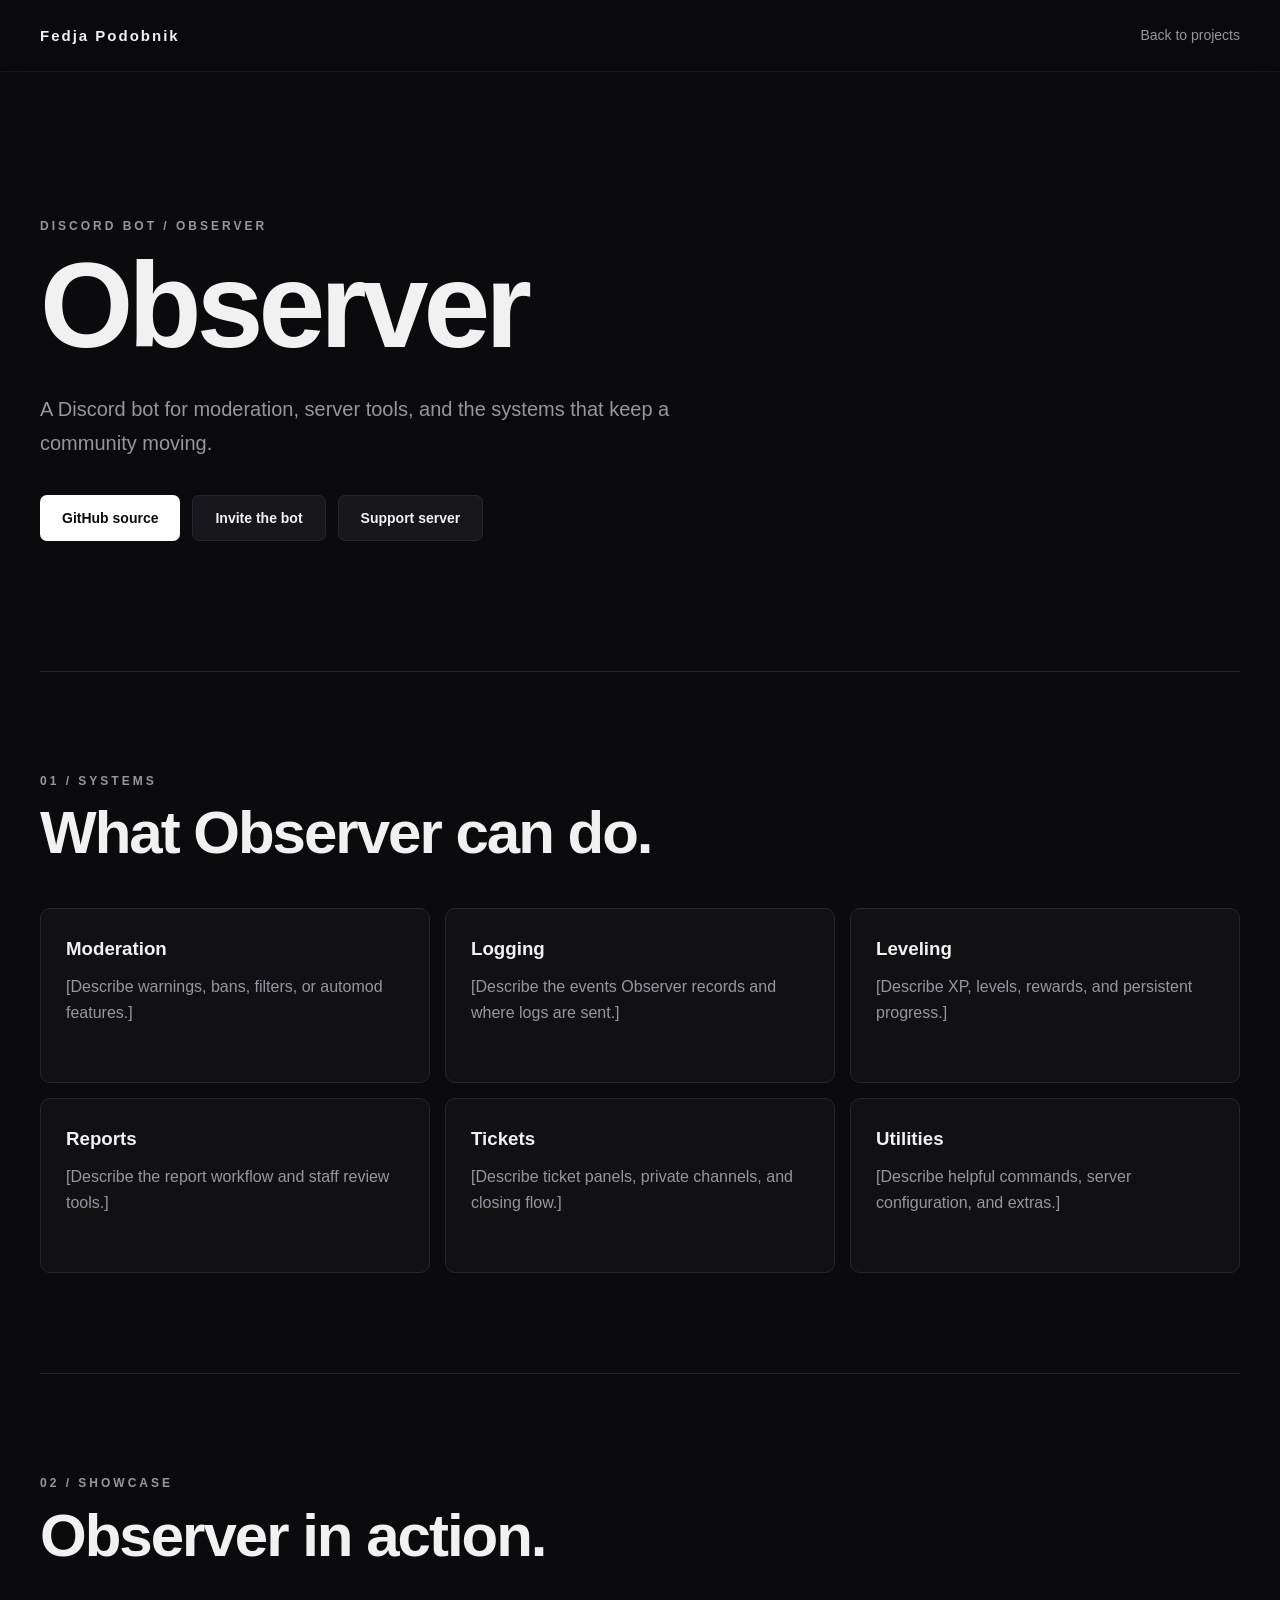
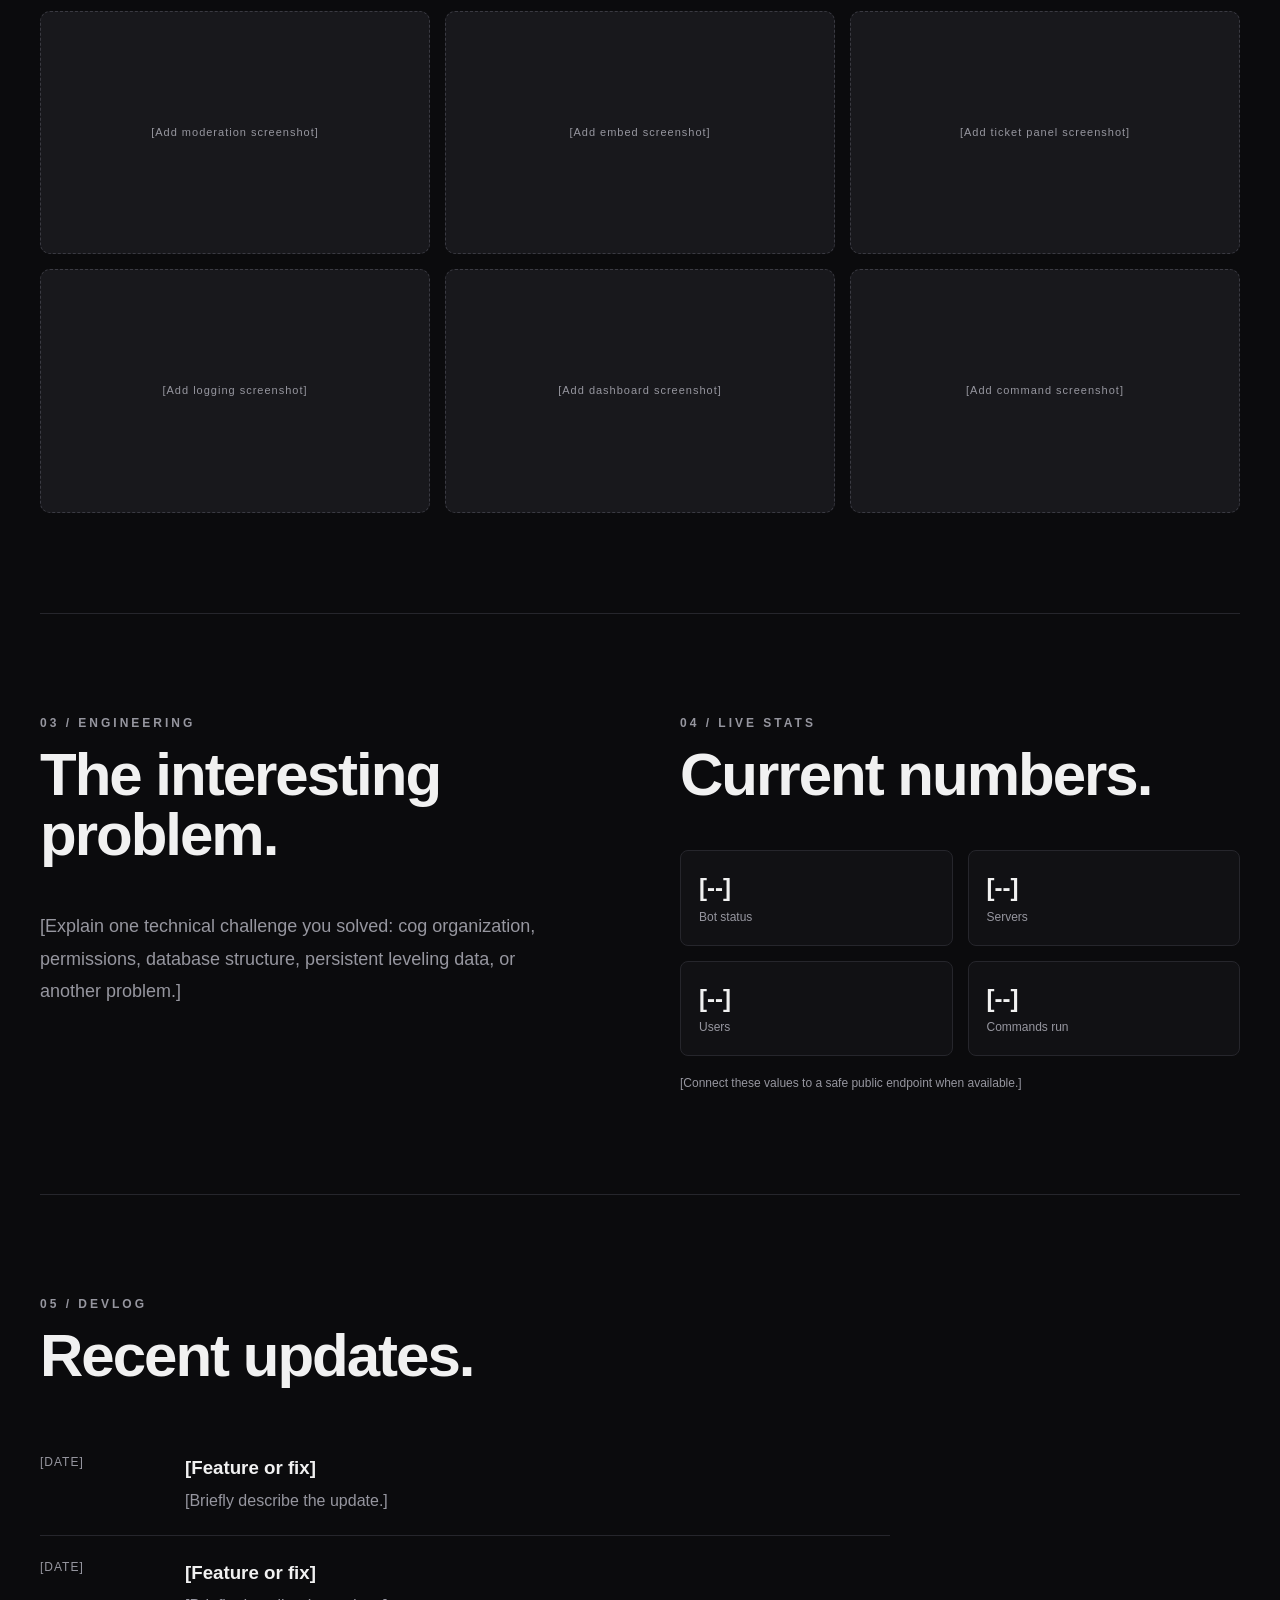
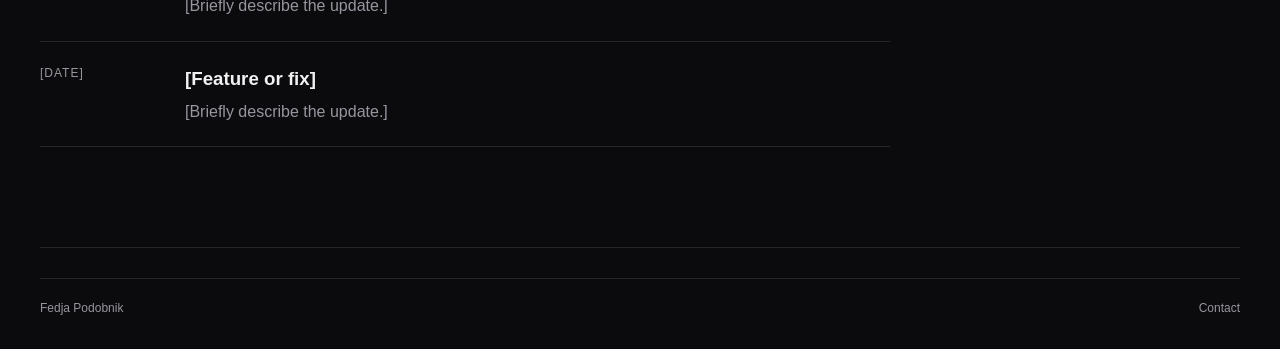
<file: observer.html>
<!DOCTYPE html>
<html lang="en">
<head>
    <meta charset="UTF-8">
    <meta name="viewport" content="width=device-width, initial-scale=1.0">

    <title>Observer | Fedja Podobnik</title>

    <link rel="stylesheet" href="style.css">
    <link rel="stylesheet" href="observer.css">
</head>

<body>

    <header class="navbar">
        <a href="index.html#home" class="nav-logo">Fedja Podobnik</a>
        <a href="index.html#projects" class="back-link">Back to projects</a>
    </header>

    <main class="observer-page">

        <section class="observer-hero">
            <p class="section-label">DISCORD BOT / OBSERVER</p>
            <h1>Observer</h1>
            <p class="observer-lead">
                A Discord bot for moderation, server tools, and the systems that
                keep a community moving.
            </p>
            <div class="observer-actions">
                <a href="https://github.com/blurock2/Observer-cogs" target="_blank" rel="noopener noreferrer" class="button primary-button">GitHub source</a>
                <a href="https://discord.com/oauth2/authorize?client_id=1292081003761897503" target="_blank" rel="noopener noreferrer" class="button secondary-button">Invite the bot</a>
                <a href="https://discord.gg/tccYb2XSxR" target="_blank" rel="noopener noreferrer" class="button secondary-button">Support server</a>
            </div>
        </section>

        <section class="observer-section">
            <div class="section-heading">
                <p class="section-label">01 / SYSTEMS</p>
                <h2>What Observer can do.</h2>
            </div>

            <div class="system-grid">
                <article class="system-item"><h3>Moderation</h3><p>[Describe warnings, bans, filters, or automod features.]</p></article>
                <article class="system-item"><h3>Logging</h3><p>[Describe the events Observer records and where logs are sent.]</p></article>
                <article class="system-item"><h3>Leveling</h3><p>[Describe XP, levels, rewards, and persistent progress.]</p></article>
                <article class="system-item"><h3>Reports</h3><p>[Describe the report workflow and staff review tools.]</p></article>
                <article class="system-item"><h3>Tickets</h3><p>[Describe ticket panels, private channels, and closing flow.]</p></article>
                <article class="system-item"><h3>Utilities</h3><p>[Describe helpful commands, server configuration, and extras.]</p></article>
            </div>
        </section>

        <section class="observer-section">
            <div class="section-heading">
                <p class="section-label">02 / SHOWCASE</p>
                <h2>Observer in action.</h2>
            </div>

            <div class="showcase-grid">
                <div class="showcase-placeholder"><span>[Add moderation screenshot]</span></div>
                <div class="showcase-placeholder"><span>[Add embed screenshot]</span></div>
                <div class="showcase-placeholder"><span>[Add ticket panel screenshot]</span></div>
                <div class="showcase-placeholder"><span>[Add logging screenshot]</span></div>
                <div class="showcase-placeholder"><span>[Add dashboard screenshot]</span></div>
                <div class="showcase-placeholder"><span>[Add command screenshot]</span></div>
            </div>
        </section>

        <section class="observer-section observer-two-column">
            <div>
                <div class="section-heading">
                    <p class="section-label">03 / ENGINEERING</p>
                    <h2>The interesting problem.</h2>
                </div>
                <p class="observer-copy">[Explain one technical challenge you solved: cog organization, permissions, database structure, persistent leveling data, or another problem.]</p>
            </div>

            <div>
                <div class="section-heading">
                    <p class="section-label">04 / LIVE STATS</p>
                    <h2>Current numbers.</h2>
                </div>
                <div class="stats-grid">
                    <div class="stat-item"><strong>[--]</strong><span>Bot status</span></div>
                    <div class="stat-item"><strong>[--]</strong><span>Servers</span></div>
                    <div class="stat-item"><strong>[--]</strong><span>Users</span></div>
                    <div class="stat-item"><strong>[--]</strong><span>Commands run</span></div>
                </div>
                <p class="stats-note">[Connect these values to a safe public endpoint when available.]</p>
            </div>
        </section>

        <section class="observer-section">
            <div class="section-heading">
                <p class="section-label">05 / DEVLOG</p>
                <h2>Recent updates.</h2>
            </div>

            <div class="changelog">
                <article class="changelog-item"><time datetime="2026-01-01">[DATE]</time><div><h3>[Feature or fix]</h3><p>[Briefly describe the update.]</p></div></article>
                <article class="changelog-item"><time datetime="2026-01-01">[DATE]</time><div><h3>[Feature or fix]</h3><p>[Briefly describe the update.]</p></div></article>
                <article class="changelog-item"><time datetime="2026-01-01">[DATE]</time><div><h3>[Feature or fix]</h3><p>[Briefly describe the update.]</p></div></article>
            </div>
        </section>

    </main>

    <footer class="footer observer-footer">
        <div class="footer-bottom">
            <p><a href="index.html">Fedja Podobnik</a></p>
            <a href="index.html#contact">Contact</a>
        </div>
    </footer>

</body>
</html>
</file>
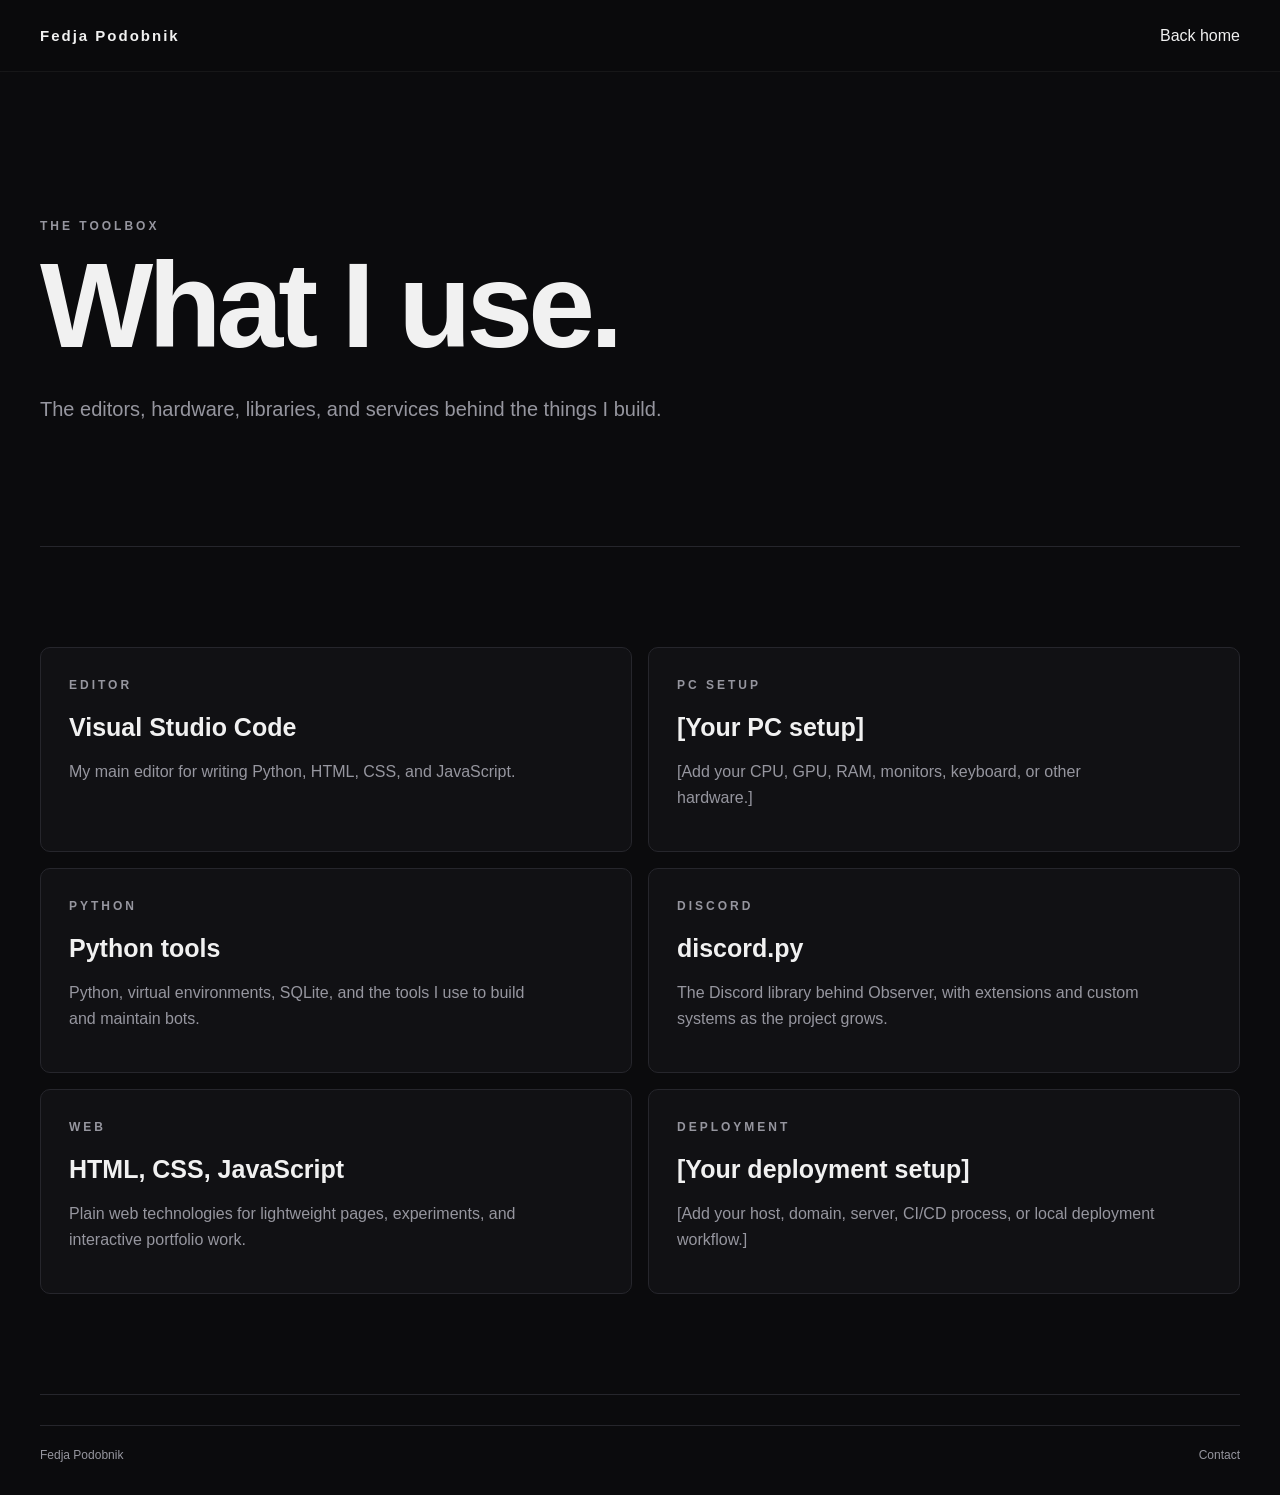
<file: uses.html>
<!DOCTYPE html>
<html lang="en">
<head>
    <meta charset="UTF-8">
    <meta name="viewport" content="width=device-width, initial-scale=1.0">

    <title>Uses | Fedja Podobnik</title>

    <link rel="stylesheet" href="style.css">
    <link rel="stylesheet" href="uses.css">
</head>

<body>

    <header class="navbar">
        <a href="index.html#home" class="nav-logo">Fedja Podobnik</a>
        <a href="index.html#home" class="back-link">Back home</a>
    </header>

    <main class="uses-page">
        <section class="uses-hero">
            <p class="section-label">THE TOOLBOX</p>
            <h1>What I use.</h1>
            <p class="uses-lead">The editors, hardware, libraries, and services behind the things I build.</p>
        </section>

        <section class="uses-section">
            <div class="uses-grid">
                <article class="uses-item">
                    <p class="section-label">EDITOR</p>
                    <h2>Visual Studio Code</h2>
                    <p>My main editor for writing Python, HTML, CSS, and JavaScript.</p>
                </article>
                <article class="uses-item">
                    <p class="section-label">PC SETUP</p>
                    <h2>[Your PC setup]</h2>
                    <p>[Add your CPU, GPU, RAM, monitors, keyboard, or other hardware.]</p>
                </article>
                <article class="uses-item">
                    <p class="section-label">PYTHON</p>
                    <h2>Python tools</h2>
                    <p>Python, virtual environments, SQLite, and the tools I use to build and maintain bots.</p>
                </article>
                <article class="uses-item">
                    <p class="section-label">DISCORD</p>
                    <h2>discord.py</h2>
                    <p>The Discord library behind Observer, with extensions and custom systems as the project grows.</p>
                </article>
                <article class="uses-item">
                    <p class="section-label">WEB</p>
                    <h2>HTML, CSS, JavaScript</h2>
                    <p>Plain web technologies for lightweight pages, experiments, and interactive portfolio work.</p>
                </article>
                <article class="uses-item">
                    <p class="section-label">DEPLOYMENT</p>
                    <h2>[Your deployment setup]</h2>
                    <p>[Add your host, domain, server, CI/CD process, or local deployment workflow.]</p>
                </article>
            </div>
        </section>
    </main>

    <footer class="footer uses-footer">
        <div class="footer-bottom">
            <p><a href="index.html">Fedja Podobnik</a></p>
            <a href="index.html#contact">Contact</a>
        </div>
    </footer>

</body>
</html>
</file>
<file: style.css>
/* ======================================== Reset */

* {
    margin: 0;
    padding: 0;
    box-sizing: border-box;
}

html {
    scroll-behavior: smooth;
}

body {
    font-family: Arial, Helvetica, sans-serif;
    background: #0b0b0d;
    color: #f1f1f1;
    line-height: 1.6;
}


/* ======================================== Variables */

:root {
    --background: #0b0b0d;
    --surface: #111114;
    --surface-light: #18181c;
    --border: #26262c;

    --text: #f1f1f1;
    --text-muted: #96969f;

    --accent: #ffffff;
    --hover-accent: #96edf1;

    --max-width: 1200px;
}


/* ======================================== General thing*/

a {
    color: inherit;
    text-decoration: none;
}

section {
    scroll-margin-top: 100px;
}

.section {
    width: min(var(--max-width), calc(100% - 40px));
    margin: 0 auto;
    padding: 120px 0;
}


/* ======================================== Navigation */

.navbar {
    position: fixed;
    top: 0;
    left: 0;

    width: 100%;
    height: 72px;

    display: flex;
    align-items: center;
    justify-content: space-between;

    padding: 0 40px;

    background: rgba(11, 11, 13, 0.8);
    backdrop-filter: blur(15px);

    border-bottom: 1px solid rgba(255, 255, 255, 0.05);

    z-index: 1000;
}

.nav-logo {
    font-size: 15px;
    font-weight: 700;
    letter-spacing: 2px;
}

.nav-links {
    display: flex;
    gap: 28px;
}

.nav-links a {
    color: var(--text-muted);
    font-size: 14px;

    transition:
        color 0.2s ease;
}

.nav-links a:hover {
    color: var(--hover-accent);
}


/* ======================================== Hero (good song btw) */

.hero {
    min-height: 100vh;

    display: flex;
    align-items: center;

    width: min(var(--max-width), calc(100% - 40px));
    margin: 0 auto;

    padding-top: 72px;
}

.hero-content {
    max-width: 800px;
}

.hero-small {
    color: var(--text-muted);

    font-size: 13px;
    font-weight: 700;

    letter-spacing: 4px;

    margin-bottom: 18px;
}

.hero h1 {
    font-size: clamp(60px, 10vw, 120px);
    line-height: 0.95;

    letter-spacing: -5px;

    margin-bottom: 30px;
}

.hero-description {
    max-width: 650px;

    color: var(--text-muted);

    font-size: 19px;
    line-height: 1.7;

    margin-bottom: 35px;
}


/* ======================================== Big pushy buttons */

.hero-buttons {
    display: flex;
    gap: 12px;
    flex-wrap: wrap;
}

.button {
    display: inline-flex;

    align-items: center;
    justify-content: center;

    min-height: 46px;

    padding: 0 22px;

    border-radius: 7px;

    font-size: 14px;
    font-weight: 600;

    transition:
        transform 0.2s ease,
        opacity 0.2s ease;
}

.button:hover {
    transform: translateY(-2px);
    box-shadow: 0 0 18px rgba(150, 237, 241, 0.1);
}

.primary-button {
    background: var(--accent);
    color: #0b0b0d;
}

.secondary-button {
    background: var(--surface-light);
    border: 1px solid var(--border);
}


/* ======================================== Section Headings */

.section-heading {
    margin-bottom: 55px;
}

.section-label {
    color: var(--text-muted);

    font-size: 12px;
    font-weight: 700;

    letter-spacing: 3px;

    margin-bottom: 12px;
}

.section-heading h2 {
    font-size: clamp(35px, 5vw, 60px);
    line-height: 1;

    letter-spacing: -2px;
}


/* ========================================  About */

.about-content {
    display: grid;
    grid-template-columns: 1fr 350px;

    gap: 80px;

    align-items: center;
}

.about-text {
    max-width: 650px;
}

.about-text p {
    color: var(--text-muted);

    font-size: 18px;
    line-height: 1.8;

    margin-bottom: 20px;
}

.about-placeholder {
    height: 350px;

    display: flex;
    align-items: center;
    justify-content: center;

    background: var(--surface);

    border: 1px solid var(--border);
    border-radius: 12px;

    color: var(--text-muted);

    font-size: 11px;
    letter-spacing: 2px;
}

.profile-avatar {
    display: none;

    width: 100%;
    height: 100%;

    object-fit: cover;
    border-radius: 11px;
}

.profile-avatar.is-visible {
    display: block;
}


/* ======================================== Projects */

.projects-grid {
    display: grid;

    grid-template-columns:
        repeat(3, 1fr);

    gap: 20px;
}

.project-card {
    overflow: hidden;

    background: var(--surface);

    border: 1px solid var(--border);
    border-radius: 12px;

    transition:
        transform 0.25s ease,
        border-color 0.25s ease;
}

.project-card-link {
    display: block;
}

.project-card:hover {
    transform: translateY(-5px);
    border-color: var(--hover-accent);
}

.project-card-link:hover h3 {
    color: var(--hover-accent);
}

.project-image {
    height: 220px;

    display: flex;
    align-items: center;
    justify-content: center;

    background: var(--surface-light);

    color: var(--text-muted);

    font-size: 11px;
    letter-spacing: 2px;
}

.project-image img {
    width: 100%;
    height: 100%;

    object-fit: cover;
}

.project-content {
    padding: 25px;
}

.project-type {
    color: var(--text-muted);

    font-size: 10px;
    font-weight: 700;

    letter-spacing: 2px;

    margin-bottom: 8px;
}

.project-content h3 {
    font-size: 25px;
    margin-bottom: 12px;
}

.project-content p {
    color: var(--text-muted);
}

.project-status {
    color: var(--text-muted);

    font-size: 10px;
    font-weight: 700;
    letter-spacing: 1px;

    margin-bottom: 12px;
}


/* ======================================== Skill (issues)*/

.skills-grid {
    display: grid;

    grid-template-columns:
        repeat(4, 1fr);

    gap: 15px;
}

.skill-card {
    padding: 25px;

    background: var(--surface);

    border: 1px solid var(--border);
    border-radius: 10px;

    transition:
        transform 0.25s ease,
        border-color 0.25s ease;
}

.skill-card:hover {
    transform: translateY(-5px);
    border-color: var(--hover-accent);
}

.skill-card h3 {
    margin-bottom: 10px;
}

.skill-card p {
    color: var(--text-muted);
    font-size: 14px;
}


/* ======================================== Bugcord */

.discord-container {
    display: grid;

    grid-template-columns:
        1fr 1fr;

    gap: 25px;
}

.discord-info,
.discord-widget {
    padding: 35px;

    background: var(--surface);

    border: 1px solid var(--border);
    border-radius: 12px;
}

.discord-status {
    display: flex;
    align-items: center;

    gap: 9px;

    color: var(--text-muted);

    font-size: 12px;

    margin-bottom: 25px;
}

.status-dot {
    width: 8px;
    height: 8px;

    border-radius: 50%;

    background: #3ba55d;
}

.discord-info h3 {
    font-size: 30px;
    margin-bottom: 12px;
}

.discord-info p {
    color: var(--text-muted);

    max-width: 450px;

    margin-bottom: 25px;
}

.widget-header {
    display: flex;
    flex-direction: column;

    gap: 5px;

    padding-bottom: 20px;

    border-bottom: 1px solid var(--border);

    margin-bottom: 20px;
}

.widget-header span {
    color: var(--text-muted);

    font-size: 10px;
    letter-spacing: 2px;
}

.widget-header strong {
    font-size: 20px;
}

.discord-members {
    display: flex;
    flex-direction: column;

    gap: 12px;
}

.discord-member {
    display: flex;
    align-items: center;

    gap: 12px;
}

.discord-avatar {
    width: 38px;
    height: 38px;

    border-radius: 50%;

    object-fit: cover;
}

.discord-member-name {
    font-size: 14px;
}

.discord-member-status {
    color: var(--text-muted);

    font-size: 11px;
}

.loading {
    color: var(--text-muted);
}


/* ======================================== Contact*/

.contact-section {
    padding-bottom: 160px;
}

.contact-description {
    color: var(--text-muted);

    font-size: 18px;

    margin-bottom: 30px;
}

.contact-links {
    display: flex;
    flex-wrap: wrap;

    gap: 12px;
}

.contact-links a {
    padding: 12px 18px;

    background: var(--surface);

    border: 1px solid var(--border);
    border-radius: 7px;

    font-size: 14px;

    transition:
        background 0.2s ease,
        transform 0.2s ease;
}

.contact-links a:hover {
    background: var(--surface-light);
    transform: translateY(-2px);
    border-color: var(--hover-accent);
    color: var(--hover-accent);
}


/* ======================================== Footer */

.footer {
    width: min(var(--max-width), calc(100% - 40px));

    margin: 0 auto;

    padding: 55px 0 30px;

    border-top: 1px solid var(--border);

    color: var(--text-muted);

    font-size: 12px;
}

.footer-intro {
    margin-bottom: 40px;
}

.footer-profile {
    display: flex;
    align-items: center;
    gap: 12px;

    margin-bottom: 8px;
}

.footer-avatar {
    display: none;

    width: 32px;
    height: 32px;

    object-fit: cover;
    border-radius: 50%;
}

.footer-avatar.is-visible {
    display: block;
}

.footer-name {
    display: inline-block;

    color: var(--text);

    font-size: 18px;
    font-weight: 700;

}

.footer-intro p {
    font-size: 14px;
}

.footer-links {
    display: flex;
    gap: 100px;

    margin-bottom: 55px;
}

.footer-column {
    display: flex;
    flex-direction: column;
    gap: 9px;
}

.footer-column h3 {
    color: var(--text);
    font-size: 13px;
    margin-bottom: 4px;
}

.footer-column a,
.footer-bottom a {
    transition: color 0.2s ease;
}

.footer-column a:hover,
.footer-bottom a:hover {
    color: var(--hover-accent);
}

.footer-bottom {
    display: flex;
    justify-content: space-between;

    padding-top: 20px;

    border-top: 1px solid var(--border);
}

.easter-egg {
    position: fixed;
    inset: 0;
    z-index: 2000;
    display: grid;
    place-items: center;
    padding: 20px;
    background: rgba(11, 11, 13, 0.78);
    opacity: 0;
    pointer-events: none;
    transition: opacity 0.2s ease;
}

.easter-egg.is-open {
    opacity: 1;
    pointer-events: auto;
}

.terminal-window {
    width: min(560px, 100%);
    overflow: hidden;
    background: #08090b;
    border: 1px solid var(--hover-accent);
    border-radius: 8px;
    box-shadow: 0 0 35px rgba(150, 237, 241, 0.2);
    font-family: "Courier New", monospace;
}

.terminal-header {
    display: flex;
    justify-content: space-between;
    padding: 12px 16px;
    color: var(--hover-accent);
    background: #101419;
    font-size: 12px;
}

.terminal-close {
    border: 0;
    background: transparent;
    color: var(--text-muted);
    font: inherit;
    cursor: pointer;
}

.terminal-close:hover {
    color: var(--hover-accent);
}

.terminal-body {
    padding: 24px;
    color: var(--text);
    font-size: 13px;
    line-height: 1.8;
}

.terminal-prompt,
.terminal-cursor {
    color: var(--hover-accent);
}

.terminal-output {
    color: var(--text-muted);
    margin-bottom: 10px;
}


/* ======================================== Responsive (i hope) */

@media (max-width: 900px) {

    .projects-grid {
        grid-template-columns: 1fr 1fr;
    }

    .skills-grid {
        grid-template-columns: 1fr 1fr;
    }

    .about-content {
        grid-template-columns: 1fr;
    }

    .about-placeholder {
        max-width: 350px;
    }

    .discord-container {
        grid-template-columns: 1fr;
    }

}


@media (max-width: 650px) {

    .navbar {
        padding: 0 20px;
    }

    .nav-links {
        display: none;
    }

    .section {
        padding: 80px 0;
    }

    .hero h1 {
        letter-spacing: -3px;
    }

    .projects-grid,
    .skills-grid {
        grid-template-columns: 1fr;
    }

    .footer {
        flex-direction: column;
        gap: 8px;
    }

    .footer-links {
        gap: 70px;
    }

    .footer-bottom {
        align-items: flex-start;
        flex-direction: column;
        gap: 8px;
    }

}
</file>
<file: observer.css>
/* ======================================== Observer page */

.observer-page {
    width: min(var(--max-width), calc(100% - 40px));
    margin: 0 auto;
    padding-top: 72px;
}

.back-link {
    color: var(--text-muted);
    font-size: 14px;
}

.back-link:hover {
    color: var(--hover-accent);
}

.observer-hero {
    padding: 145px 0 130px;
    max-width: 820px;
}

.observer-hero h1 {
    font-size: clamp(60px, 10vw, 120px);
    line-height: 0.95;
    letter-spacing: -5px;
    margin-bottom: 30px;
}

.observer-hero h1:hover,
.system-item h3:hover,
.changelog-item h3:hover {
    color: var(--hover-accent);
}

.observer-lead {
    max-width: 650px;
    color: var(--text-muted);
    font-size: 20px;
    line-height: 1.7;
    margin-bottom: 35px;
}

.observer-actions {
    display: flex;
    flex-wrap: wrap;
    gap: 12px;
}

.observer-section {
    padding: 100px 0;
    border-top: 1px solid var(--border);
}

.observer-section .section-heading {
    margin-bottom: 45px;
}

.system-grid,
.showcase-grid,
.stats-grid {
    display: grid;
    gap: 15px;
}

.system-grid {
    grid-template-columns: repeat(3, 1fr);
}

.system-item {
    min-height: 175px;
    padding: 25px;
    background: var(--surface);
    border: 1px solid var(--border);
    border-radius: 10px;
}

.system-item h3 {
    margin-bottom: 10px;
}

.system-item p,
.observer-copy,
.stats-note,
.changelog-item p {
    color: var(--text-muted);
}

.showcase-grid {
    grid-template-columns: repeat(3, 1fr);
}

.showcase-placeholder {
    aspect-ratio: 16 / 10;
    display: flex;
    align-items: center;
    justify-content: center;
    padding: 20px;
    background: var(--surface-light);
    border: 1px dashed #3a3a42;
    border-radius: 10px;
    color: var(--text-muted);
    font-size: 11px;
    letter-spacing: 1px;
    text-align: center;
}

.observer-two-column {
    display: grid;
    grid-template-columns: 1fr 1fr;
    gap: 80px;
}

.observer-copy {
    max-width: 520px;
    font-size: 18px;
    line-height: 1.8;
}

.stats-grid {
    grid-template-columns: repeat(2, 1fr);
    margin-bottom: 18px;
}

.stat-item {
    padding: 18px;
    background: var(--surface);
    border: 1px solid var(--border);
    border-radius: 8px;
}

.stat-item strong,
.stat-item span {
    display: block;
}

.stat-item strong {
    color: var(--text);
    font-size: 24px;
}

.stat-item span {
    color: var(--text-muted);
    font-size: 12px;
}

.stats-note {
    font-size: 12px;
}

.changelog {
    max-width: 850px;
}

.changelog-item {
    display: grid;
    grid-template-columns: 120px 1fr;
    gap: 25px;
    padding: 22px 0;
    border-bottom: 1px solid var(--border);
}

.changelog-item time {
    color: var(--text-muted);
    font-size: 12px;
    letter-spacing: 1px;
}

.changelog-item h3 {
    margin-bottom: 5px;
}

.observer-footer {
    padding-top: 30px;
}

@media (max-width: 900px) {
    .system-grid,
    .showcase-grid {
        grid-template-columns: 1fr 1fr;
    }

    .observer-two-column {
        grid-template-columns: 1fr;
        gap: 60px;
    }
}

@media (max-width: 650px) {
    .observer-page {
        width: min(var(--max-width), calc(100% - 40px));
    }

    .observer-hero {
        padding: 100px 0 85px;
    }

    .observer-hero h1 {
        letter-spacing: -3px;
    }

    .system-grid,
    .showcase-grid {
        grid-template-columns: 1fr;
    }

    .changelog-item {
        grid-template-columns: 1fr;
        gap: 8px;
    }
}
</file>
<file: uses.css>
.uses-page {
    width: min(var(--max-width), calc(100% - 40px));
    margin: 0 auto;
    padding-top: 72px;
}

.uses-hero {
    max-width: 760px;
    padding: 145px 0 120px;
}

.uses-hero h1 {
    font-size: clamp(60px, 10vw, 120px);
    line-height: 0.95;
    letter-spacing: -5px;
    margin-bottom: 30px;
}

.uses-lead {
    color: var(--text-muted);
    font-size: 20px;
    line-height: 1.7;
}

.uses-section {
    padding: 100px 0;
    border-top: 1px solid var(--border);
}

.uses-grid {
    display: grid;
    grid-template-columns: repeat(2, 1fr);
    gap: 16px;
}

.uses-item {
    min-height: 205px;
    padding: 28px;
    background: var(--surface);
    border: 1px solid var(--border);
    border-radius: 10px;
    transition: border-color 0.2s ease, transform 0.2s ease;
}

.uses-item:hover {
    border-color: var(--hover-accent);
    transform: translateY(-3px);
}

.uses-item h2 {
    font-size: 25px;
    margin-bottom: 12px;
}

.uses-item:hover h2 {
    color: var(--hover-accent);
}

.uses-item > p:last-child {
    color: var(--text-muted);
    max-width: 480px;
}

.uses-footer {
    padding-top: 30px;
}

@media (max-width: 650px) {
    .uses-hero {
        padding: 100px 0 85px;
    }

    .uses-hero h1 {
        letter-spacing: -3px;
    }

    .uses-grid {
        grid-template-columns: 1fr;
    }
}
</file>
